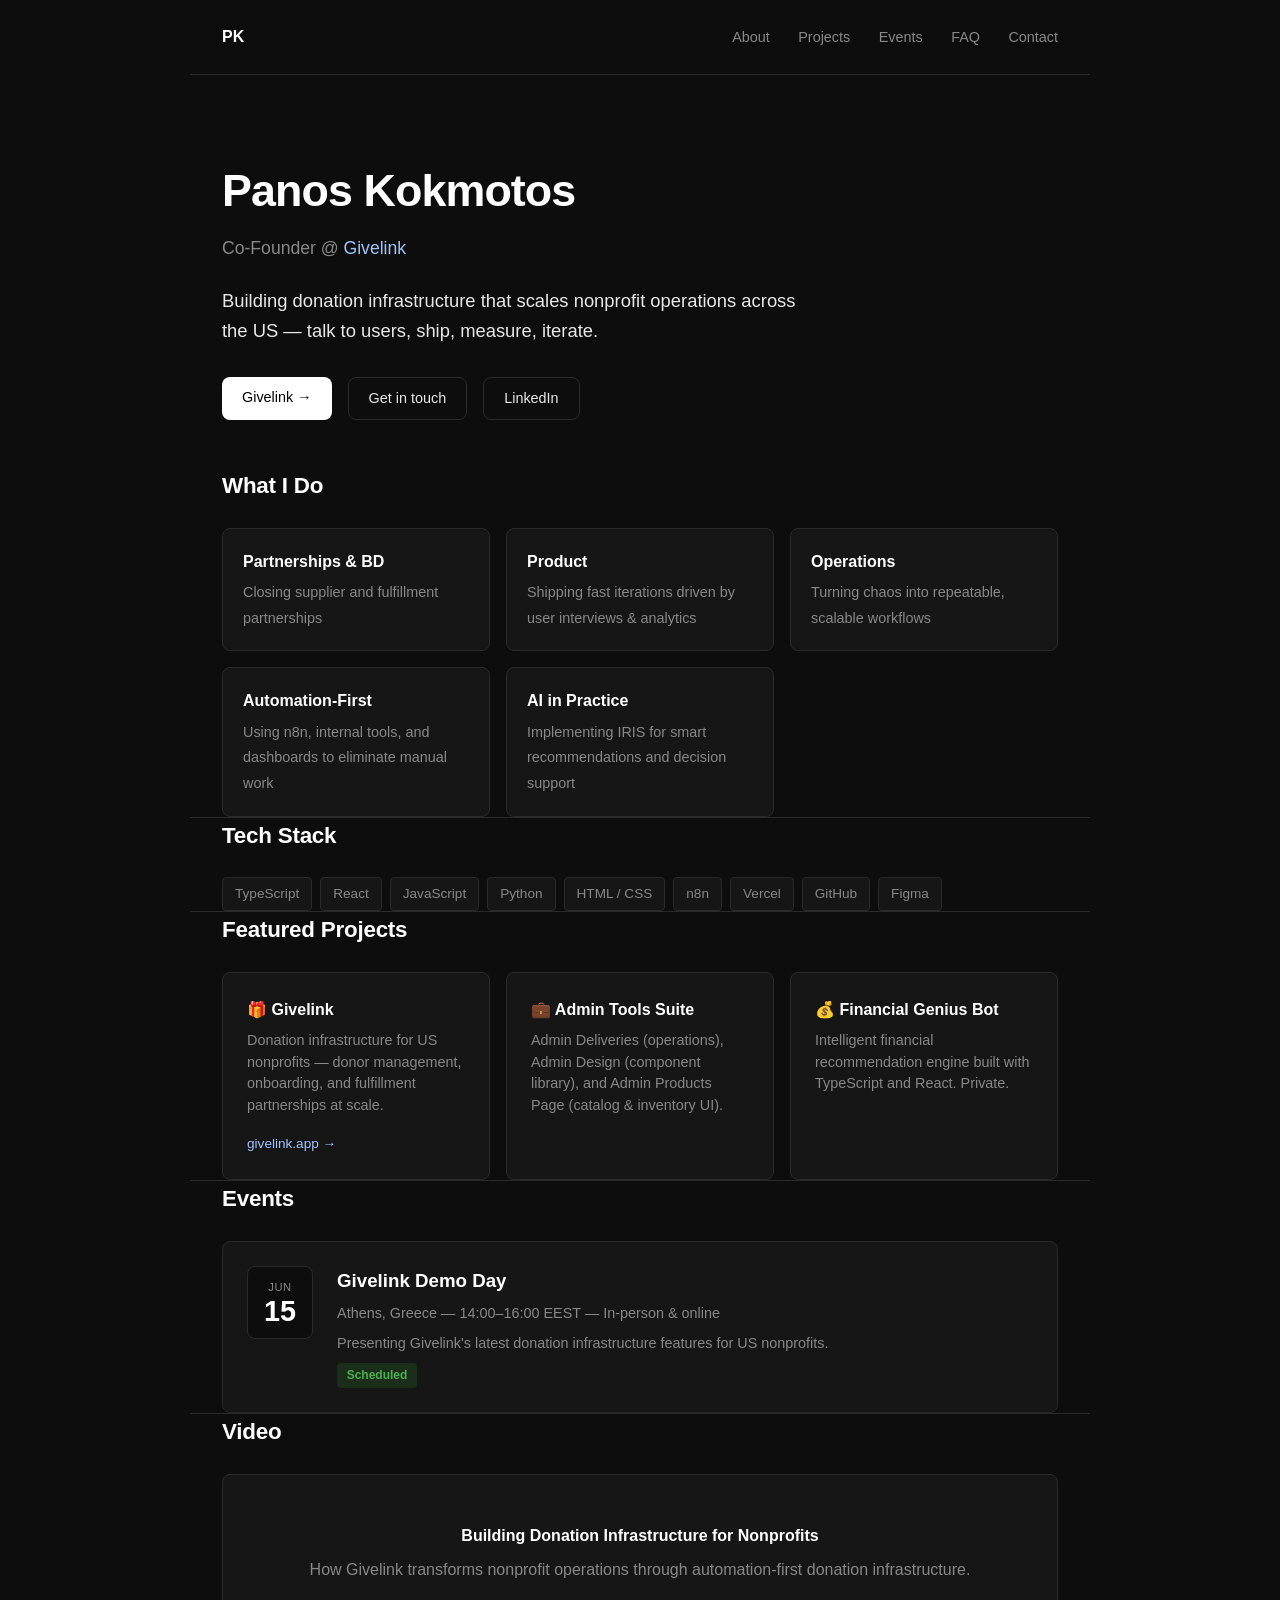
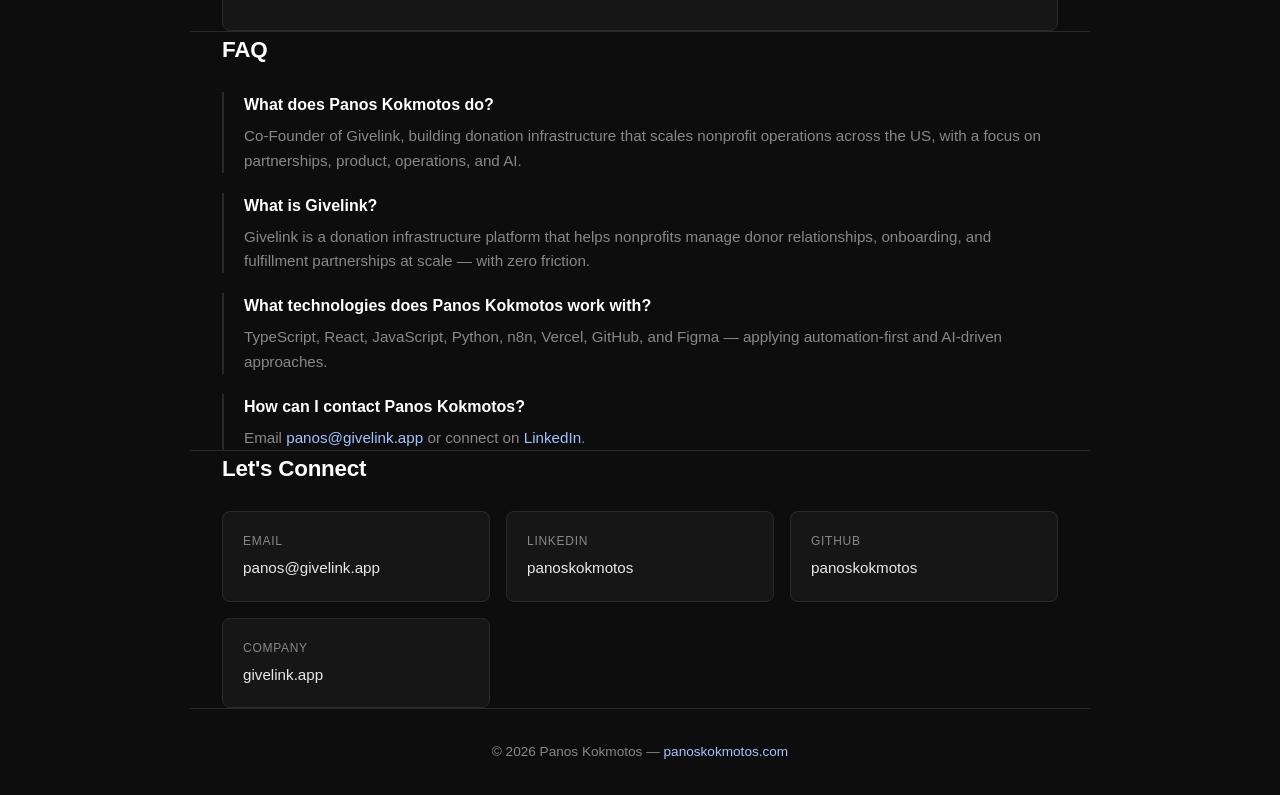
<file: index.html>
<!DOCTYPE html>
<html lang="en">
<head>
  <meta charset="UTF-8" />
  <meta name="viewport" content="width=device-width, initial-scale=1.0" />
  <title>Panos Kokmotos – Co-Founder @ Givelink</title>
  <meta name="description" content="Panos Kokmotos is the Co-Founder of Givelink, building donation infrastructure that scales nonprofit operations across the US." />
  <link rel="canonical" href="https://panoskokmotos.com/" />
  <meta name="theme-color" content="#0d0d0d" />

  <!--
    ═══════════════════════════════════════════════════════════════════
    SECURITY HEADERS
    ═══════════════════════════════════════════════════════════════════
    GitHub Pages cannot set HTTP response headers, so <meta http-equiv>
    and <meta name> equivalents are used where the spec allows them.

    For headers that meta cannot set (frame-ancestors, HSTS, CORP) a
    Cloudflare Transform Rule is the right fix — see comments below.
    ═══════════════════════════════════════════════════════════════════
  -->

  <meta http-equiv="Content-Security-Policy"
        content="default-src 'none';
                 script-src 'none';
                 style-src 'self';
                 img-src 'self'
                         https://github-readme-stats.vercel.app
                         https://img.shields.io;
                 connect-src 'none';
                 font-src 'none';
                 frame-src 'none';
                 object-src 'none';
                 media-src 'none';
                 worker-src 'none';
                 manifest-src 'none';
                 base-uri 'self';
                 form-action 'none';
                 upgrade-insecure-requests;" />

  <meta http-equiv="X-Content-Type-Options" content="nosniff" />
  <meta name="referrer" content="strict-origin-when-cross-origin" />
  <meta http-equiv="Permissions-Policy"
        content="accelerometer=(),
                 ambient-light-sensor=(),
                 autoplay=(),
                 battery=(),
                 bluetooth=(),
                 browsing-topics=(),
                 camera=(),
                 display-capture=(),
                 document-domain=(),
                 encrypted-media=(),
                 fullscreen=(),
                 gamepad=(),
                 geolocation=(),
                 gyroscope=(),
                 hid=(),
                 identity-credentials-get=(),
                 idle-detection=(),
                 interest-cohort=(),
                 join-ad-interest-group=(),
                 keyboard-map=(),
                 local-fonts=(),
                 magnetometer=(),
                 microphone=(),
                 midi=(),
                 otp-credentials=(),
                 payment=(),
                 picture-in-picture=(),
                 publickey-credentials-create=(),
                 publickey-credentials-get=(),
                 run-ad-auction=(),
                 screen-wake-lock=(),
                 serial=(),
                 speaker-selection=(),
                 storage-access=(),
                 usb=(),
                 web-share=(),
                 window-management=(),
                 xr-spatial-tracking=()" />
  <meta http-equiv="X-XSS-Protection" content="1; mode=block" />
  <meta http-equiv="x-dns-prefetch-control" content="off" />
  <meta name="format-detection"
        content="telephone=no, date=no, address=no, email=no, url=no" />
  <meta name="robots" content="index, follow" />

  <link rel="stylesheet" href="style.css" type="text/css" />

  <script type="application/ld+json">
  {
    "@context": "https://schema.org",
    "@type": "Person",
    "name": "Panos Kokmotos",
    "url": "https://panoskokmotos.com",
    "email": "panos@givelink.app",
    "jobTitle": "Co-Founder",
    "worksFor": {
      "@type": "Organization",
      "name": "Givelink",
      "url": "https://givelink.app"
    },
    "sameAs": [
      "https://www.linkedin.com/in/panoskokmotos/",
      "https://github.com/panoskokmotos"
    ],
    "knowsAbout": [
      "Donation Infrastructure",
      "TypeScript",
      "React",
      "n8n Automation",
      "Nonprofit Operations"
    ]
  }
  </script>

  <script type="application/ld+json">
  {
    "@context": "https://schema.org",
    "@type": "FAQPage",
    "mainEntity": [
      {
        "@type": "Question",
        "name": "What does Panos Kokmotos do?",
        "acceptedAnswer": {
          "@type": "Answer",
          "text": "Panos Kokmotos is the Co-Founder of Givelink, building donation infrastructure that scales nonprofit operations across the US. His focus spans partnerships, product development, operations, and AI implementation."
        }
      },
      {
        "@type": "Question",
        "name": "What is Givelink?",
        "acceptedAnswer": {
          "@type": "Answer",
          "text": "Givelink is a donation infrastructure platform that enables nonprofits to manage donor relationships, onboarding, and fulfillment partnerships at scale — with zero friction."
        }
      },
      {
        "@type": "Question",
        "name": "What technologies does Panos Kokmotos work with?",
        "acceptedAnswer": {
          "@type": "Answer",
          "text": "Panos works with TypeScript, React, JavaScript, Python, HTML/CSS, n8n, Vercel, GitHub, and Figma. He applies automation-first thinking and AI tools like IRIS for smart recommendations and internal decision support."
        }
      },
      {
        "@type": "Question",
        "name": "How can I contact Panos Kokmotos?",
        "acceptedAnswer": {
          "@type": "Answer",
          "text": "You can reach Panos via email at panos@givelink.app or connect on LinkedIn at linkedin.com/in/panoskokmotos/."
        }
      }
    ]
  }
  </script>

  <script type="application/ld+json">
  {
    "@context": "https://schema.org",
    "@type": "Event",
    "name": "Givelink Demo Day – Donation Infrastructure for Nonprofits",
    "description": "Panos Kokmotos presents Givelink's latest donation infrastructure features for US nonprofits, covering donor management, onboarding automation, and fulfillment partnerships.",
    "startDate": "2026-06-15T14:00:00+03:00",
    "endDate": "2026-06-15T16:00:00+03:00",
    "eventStatus": "https://schema.org/EventScheduled",
    "eventAttendanceMode": "https://schema.org/MixedEventAttendanceMode",
    "image": "https://panoskokmotos.com/images/givelink-demo-day.jpg",
    "location": {
      "@type": "Place",
      "name": "Givelink HQ",
      "address": {
        "@type": "PostalAddress",
        "streetAddress": "",
        "addressLocality": "Athens",
        "addressRegion": "Attica",
        "addressCountry": "GR"
      }
    },
    "organizer": {
      "@type": "Person",
      "name": "Panos Kokmotos",
      "url": "https://panoskokmotos.com"
    },
    "url": "https://panoskokmotos.com/events/demo-day-2026"
  }
  </script>

  <script type="application/ld+json">
  {
    "@context": "https://schema.org",
    "@type": "VideoObject",
    "name": "Building Donation Infrastructure for Nonprofits – Panos Kokmotos",
    "description": "Panos Kokmotos explains how Givelink transforms nonprofit operations through scalable, automation-first donation infrastructure.",
    "thumbnailUrl": "https://panoskokmotos.com/images/video-thumbnail.jpg",
    "uploadDate": "2026-01-15T10:00:00+02:00",
    "duration": "PT10M30S",
    "contentUrl": "https://panoskokmotos.com/videos/donation-infrastructure.mp4",
    "embedUrl": "https://panoskokmotos.com/videos/embed/donation-infrastructure",
    "author": {
      "@type": "Person",
      "name": "Panos Kokmotos",
      "url": "https://panoskokmotos.com"
    }
  }
  </script>
</head>
<body>

  <header>
    <span class="logo">PK</span>
    <nav>
      <a href="#about">About</a>
      <a href="#projects">Projects</a>
      <a href="#events">Events</a>
      <a href="#faq">FAQ</a>
      <a href="#contact">Contact</a>
    </nav>
  </header>

  <div class="hero">
    <h1>Panos Kokmotos</h1>
    <p class="role">Co-Founder @ <a href="https://givelink.app" target="_blank" rel="noopener noreferrer">Givelink</a></p>
    <p class="tagline">
      Building donation infrastructure that scales nonprofit operations across the US —
      talk to users, ship, measure, iterate.
    </p>
    <div class="hero-links">
      <a class="btn btn-primary" href="https://givelink.app" target="_blank" rel="noopener noreferrer">Givelink →</a>
      <a class="btn btn-ghost" href="mailto:panos@givelink.app">Get in touch</a>
      <a class="btn btn-ghost" href="https://www.linkedin.com/in/panoskokmotos/" target="_blank" rel="noopener noreferrer">LinkedIn</a>
    </div>
  </div>

  <section id="about" class="container">
    <h2>What I Do</h2>
    <div class="focus-list">
      <div class="focus-item">
        <strong>Partnerships &amp; BD</strong>
        <span>Closing supplier and fulfillment partnerships</span>
      </div>
      <div class="focus-item">
        <strong>Product</strong>
        <span>Shipping fast iterations driven by user interviews &amp; analytics</span>
      </div>
      <div class="focus-item">
        <strong>Operations</strong>
        <span>Turning chaos into repeatable, scalable workflows</span>
      </div>
      <div class="focus-item">
        <strong>Automation-First</strong>
        <span>Using n8n, internal tools, and dashboards to eliminate manual work</span>
      </div>
      <div class="focus-item">
        <strong>AI in Practice</strong>
        <span>Implementing IRIS for smart recommendations and decision support</span>
      </div>
    </div>
  </section>

  <section class="container">
    <h2>Tech Stack</h2>
    <div class="tags">
      <span class="tag">TypeScript</span>
      <span class="tag">React</span>
      <span class="tag">JavaScript</span>
      <span class="tag">Python</span>
      <span class="tag">HTML / CSS</span>
      <span class="tag">n8n</span>
      <span class="tag">Vercel</span>
      <span class="tag">GitHub</span>
      <span class="tag">Figma</span>
    </div>
  </section>

  <section id="projects" class="container">
    <h2>Featured Projects</h2>
    <div class="project-grid">
      <div class="project-card">
        <h3>🎁 Givelink</h3>
        <p>Donation infrastructure for US nonprofits — donor management, onboarding, and fulfillment partnerships at scale.</p>
        <a class="project-link" href="https://givelink.app" target="_blank" rel="noopener noreferrer">givelink.app →</a>
      </div>
      <div class="project-card">
        <h3>💼 Admin Tools Suite</h3>
        <p>Admin Deliveries (operations), Admin Design (component library), and Admin Products Page (catalog &amp; inventory UI).</p>
      </div>
      <div class="project-card">
        <h3>💰 Financial Genius Bot</h3>
        <p>Intelligent financial recommendation engine built with TypeScript and React. Private.</p>
      </div>
    </div>
  </section>

  <section id="events" class="container">
    <h2>Events</h2>
    <div class="event-card">
      <div class="event-date">
        <div class="month">Jun</div>
        <div class="day">15</div>
      </div>
      <div class="event-info">
        <h3>Givelink Demo Day</h3>
        <p>Athens, Greece &mdash; 14:00–16:00 EEST &mdash; In-person &amp; online</p>
        <p class="event-note">Presenting Givelink's latest donation infrastructure features for US nonprofits.</p>
        <span class="event-badge">Scheduled</span>
      </div>
    </div>
  </section>

  <section class="container">
    <h2>Video</h2>
    <div class="video-placeholder">
      <strong>Building Donation Infrastructure for Nonprofits</strong>
      How Givelink transforms nonprofit operations through automation-first donation infrastructure.
    </div>
  </section>

  <section id="faq" class="container">
    <h2>FAQ</h2>
    <dl class="faq-list">
      <div class="faq-item">
        <dt>What does Panos Kokmotos do?</dt>
        <dd>Co-Founder of Givelink, building donation infrastructure that scales nonprofit operations across the US, with a focus on partnerships, product, operations, and AI.</dd>
      </div>
      <div class="faq-item">
        <dt>What is Givelink?</dt>
        <dd>Givelink is a donation infrastructure platform that helps nonprofits manage donor relationships, onboarding, and fulfillment partnerships at scale — with zero friction.</dd>
      </div>
      <div class="faq-item">
        <dt>What technologies does Panos Kokmotos work with?</dt>
        <dd>TypeScript, React, JavaScript, Python, n8n, Vercel, GitHub, and Figma — applying automation-first and AI-driven approaches.</dd>
      </div>
      <div class="faq-item">
        <dt>How can I contact Panos Kokmotos?</dt>
        <dd>Email <a href="mailto:panos@givelink.app">panos@givelink.app</a> or connect on <a href="https://www.linkedin.com/in/panoskokmotos/" target="_blank" rel="noopener noreferrer">LinkedIn</a>.</dd>
      </div>
    </dl>
  </section>

  <section id="contact" class="container">
    <h2>Let's Connect</h2>
    <div class="contact-grid">
      <div class="contact-item">
        <span class="label">Email</span>
        <a href="mailto:panos@givelink.app">panos@givelink.app</a>
      </div>
      <div class="contact-item">
        <span class="label">LinkedIn</span>
        <a href="https://www.linkedin.com/in/panoskokmotos/" target="_blank" rel="noopener noreferrer">panoskokmotos</a>
      </div>
      <div class="contact-item">
        <span class="label">GitHub</span>
        <a href="https://github.com/panoskokmotos" target="_blank" rel="noopener noreferrer">panoskokmotos</a>
      </div>
      <div class="contact-item">
        <span class="label">Company</span>
        <a href="https://givelink.app" target="_blank" rel="noopener noreferrer">givelink.app</a>
      </div>
    </div>
  </section>

  <footer>
    &copy; 2026 Panos Kokmotos &mdash; <a href="https://panoskokmotos.com">panoskokmotos.com</a>
  </footer>

</body>
</html>
</file>
<file: style.css>
*, *::before, *::after { box-sizing: border-box; margin: 0; padding: 0; }

:root {
  --bg: #0d0d0d;
  --surface: #161616;
  --border: #2a2a2a;
  --accent: #ffffff;
  --muted: #888;
  --text: #e8e8e8;
  --link: #a0c4ff;
  --radius: 8px;
}

body {
  background: var(--bg);
  color: var(--text);
  font-family: -apple-system, BlinkMacSystemFont, "Segoe UI", Roboto, sans-serif;
  font-size: 16px;
  line-height: 1.6;
}

a { color: var(--link); text-decoration: none; }
a:hover { text-decoration: underline; }

header {
  border-bottom: 1px solid var(--border);
  padding: 1.5rem 2rem;
  display: flex;
  align-items: center;
  justify-content: space-between;
  max-width: 900px;
  margin: 0 auto;
  width: 100%;
}

.logo {
  font-weight: 700;
  color: var(--accent);
  font-size: 1rem;
}

header nav a {
  margin-left: 1.5rem;
  color: var(--muted);
  font-size: 0.9rem;
}
header nav a:hover { color: var(--accent); }

.container {
  max-width: 900px;
  margin: 0 auto;
  padding: 0 2rem;
}

.hero {
  padding: 5rem 2rem 3rem;
  max-width: 900px;
  margin: 0 auto;
}
.hero h1 {
  font-size: 2.8rem;
  font-weight: 700;
  letter-spacing: -0.02em;
  color: var(--accent);
}
.hero .role {
  font-size: 1.1rem;
  color: var(--muted);
  margin-top: 0.5rem;
}
.hero .tagline {
  margin-top: 1.5rem;
  font-size: 1.15rem;
  max-width: 580px;
}
.hero-links {
  margin-top: 2rem;
  display: flex;
  gap: 1rem;
  flex-wrap: wrap;
}

.btn {
  display: inline-block;
  padding: 0.55rem 1.25rem;
  border-radius: var(--radius);
  font-size: 0.9rem;
  font-weight: 500;
  transition: opacity 0.15s;
}
.btn:hover { opacity: 0.8; text-decoration: none; }
.btn-primary { background: var(--accent); color: #000; }
.btn-ghost { border: 1px solid var(--border); color: var(--text); }

section { padding: 4rem 2rem; max-width: 900px; margin: 0 auto; }
section + section { border-top: 1px solid var(--border); }

h2 {
  font-size: 1.4rem;
  font-weight: 600;
  color: var(--accent);
  margin-bottom: 1.5rem;
  letter-spacing: -0.01em;
}

.focus-list {
  display: grid;
  grid-template-columns: repeat(auto-fill, minmax(240px, 1fr));
  gap: 1rem;
}
.focus-item {
  background: var(--surface);
  border: 1px solid var(--border);
  border-radius: var(--radius);
  padding: 1.25rem;
}
.focus-item strong { display: block; color: var(--accent); margin-bottom: 0.3rem; }
.focus-item span { font-size: 0.9rem; color: var(--muted); }

.tags { display: flex; flex-wrap: wrap; gap: 0.5rem; }
.tag {
  background: var(--surface);
  border: 1px solid var(--border);
  border-radius: 4px;
  padding: 0.3rem 0.75rem;
  font-size: 0.85rem;
  color: var(--muted);
}

.project-grid {
  display: grid;
  grid-template-columns: repeat(auto-fill, minmax(260px, 1fr));
  gap: 1rem;
}
.project-card {
  background: var(--surface);
  border: 1px solid var(--border);
  border-radius: var(--radius);
  padding: 1.5rem;
}
.project-card h3 { color: var(--accent); margin-bottom: 0.5rem; font-size: 1rem; }
.project-card p { font-size: 0.9rem; color: var(--muted); line-height: 1.5; }
.project-card .project-link { display: inline-block; margin-top: 1rem; font-size: 0.85rem; }

.faq-list { display: flex; flex-direction: column; gap: 1.25rem; }
.faq-item { border-left: 2px solid var(--border); padding-left: 1.25rem; }
.faq-item dt { color: var(--accent); font-weight: 600; margin-bottom: 0.4rem; }
.faq-item dd { color: var(--muted); font-size: 0.95rem; }

.video-placeholder {
  background: var(--surface);
  border: 1px solid var(--border);
  border-radius: var(--radius);
  padding: 3rem 2rem;
  text-align: center;
  color: var(--muted);
}
.video-placeholder strong { display: block; font-size: 1rem; color: var(--accent); margin-bottom: 0.5rem; }

.event-card {
  background: var(--surface);
  border: 1px solid var(--border);
  border-radius: var(--radius);
  padding: 1.5rem;
  display: flex;
  gap: 1.5rem;
  align-items: flex-start;
  flex-wrap: wrap;
}
.event-date {
  background: var(--bg);
  border: 1px solid var(--border);
  border-radius: var(--radius);
  padding: 0.75rem 1rem;
  text-align: center;
  min-width: 60px;
  flex-shrink: 0;
}
.event-date .month { font-size: 0.7rem; text-transform: uppercase; letter-spacing: 0.05em; color: var(--muted); }
.event-date .day { font-size: 1.8rem; font-weight: 700; color: var(--accent); line-height: 1; }
.event-info h3 { color: var(--accent); margin-bottom: 0.4rem; }
.event-info p { font-size: 0.9rem; color: var(--muted); }
.event-info .event-note { margin-top: 0.4rem; }
.event-badge {
  display: inline-block;
  margin-top: 0.5rem;
  background: #1a2e1a;
  color: #4caf50;
  border-radius: 4px;
  padding: 0.2rem 0.6rem;
  font-size: 0.75rem;
  font-weight: 600;
}

.contact-grid {
  display: grid;
  grid-template-columns: repeat(auto-fill, minmax(200px, 1fr));
  gap: 1rem;
}
.contact-item {
  background: var(--surface);
  border: 1px solid var(--border);
  border-radius: var(--radius);
  padding: 1.25rem;
  display: flex;
  flex-direction: column;
  gap: 0.3rem;
}
.contact-item .label { font-size: 0.75rem; text-transform: uppercase; letter-spacing: 0.06em; color: var(--muted); }
.contact-item a { color: var(--text); font-size: 0.95rem; }

footer {
  border-top: 1px solid var(--border);
  padding: 2rem;
  text-align: center;
  color: var(--muted);
  font-size: 0.85rem;
  max-width: 900px;
  margin: 0 auto;
}

/* 404 page */
.error-code {
  font-size: 5rem;
  opacity: 0.15;
}
.error-role {
  margin-top: 1rem;
}

@media (max-width: 600px) {
  .hero h1 { font-size: 2rem; }
  header { flex-direction: column; align-items: flex-start; gap: 1rem; }
}
</file>
